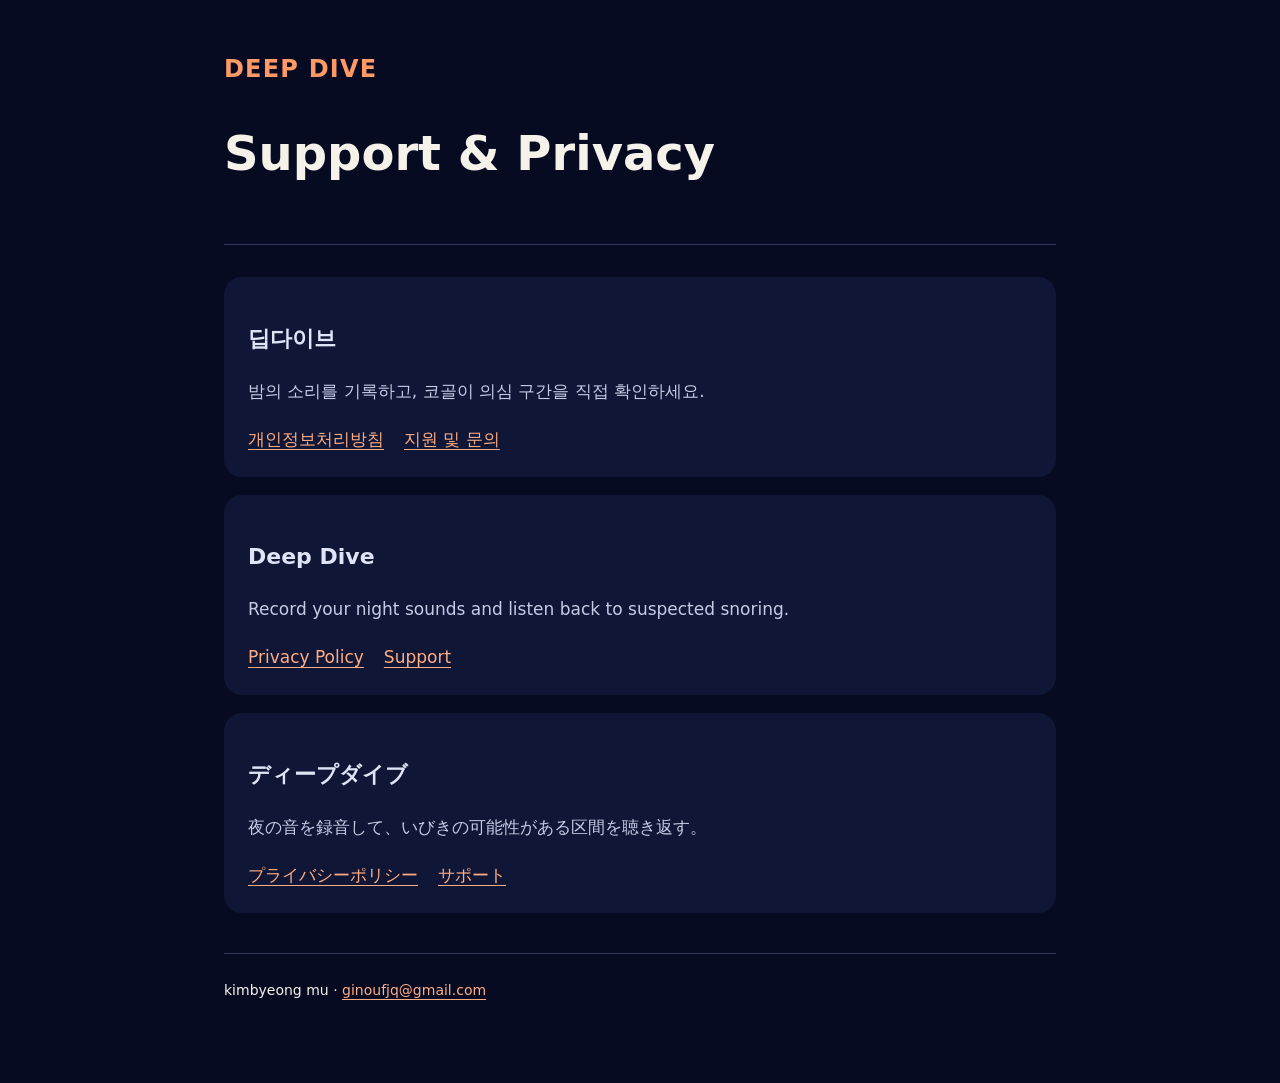
<file: deepdive/index.html>
<!doctype html><html lang="en"><head><meta charset="utf-8"><meta name="viewport" content="width=device-width,initial-scale=1"><title>Deep Dive · Support & Privacy</title><link rel="stylesheet" href="style.css"></head><body><main><header><span class="brand">DEEP DIVE</span><h1>Support & Privacy</h1></header><section><h2>딥다이브</h2><p>밤의 소리를 기록하고, 코골이 의심 구간을 직접 확인하세요.</p><nav><a href="ko/privacy.html">개인정보처리방침</a><a href="ko/support.html">지원 및 문의</a></nav></section><section><h2>Deep Dive</h2><p>Record your night sounds and listen back to suspected snoring.</p><nav><a href="en/privacy.html">Privacy Policy</a><a href="en/support.html">Support</a></nav></section><section><h2>ディープダイブ</h2><p>夜の音を録音して、いびきの可能性がある区間を聴き返す。</p><nav><a href="ja/privacy.html">プライバシーポリシー</a><a href="ja/support.html">サポート</a></nav></section><footer>kimbyeong mu · <a href="mailto:ginoufjq@gmail.com">ginoufjq@gmail.com</a></footer></main></body></html>
</file>
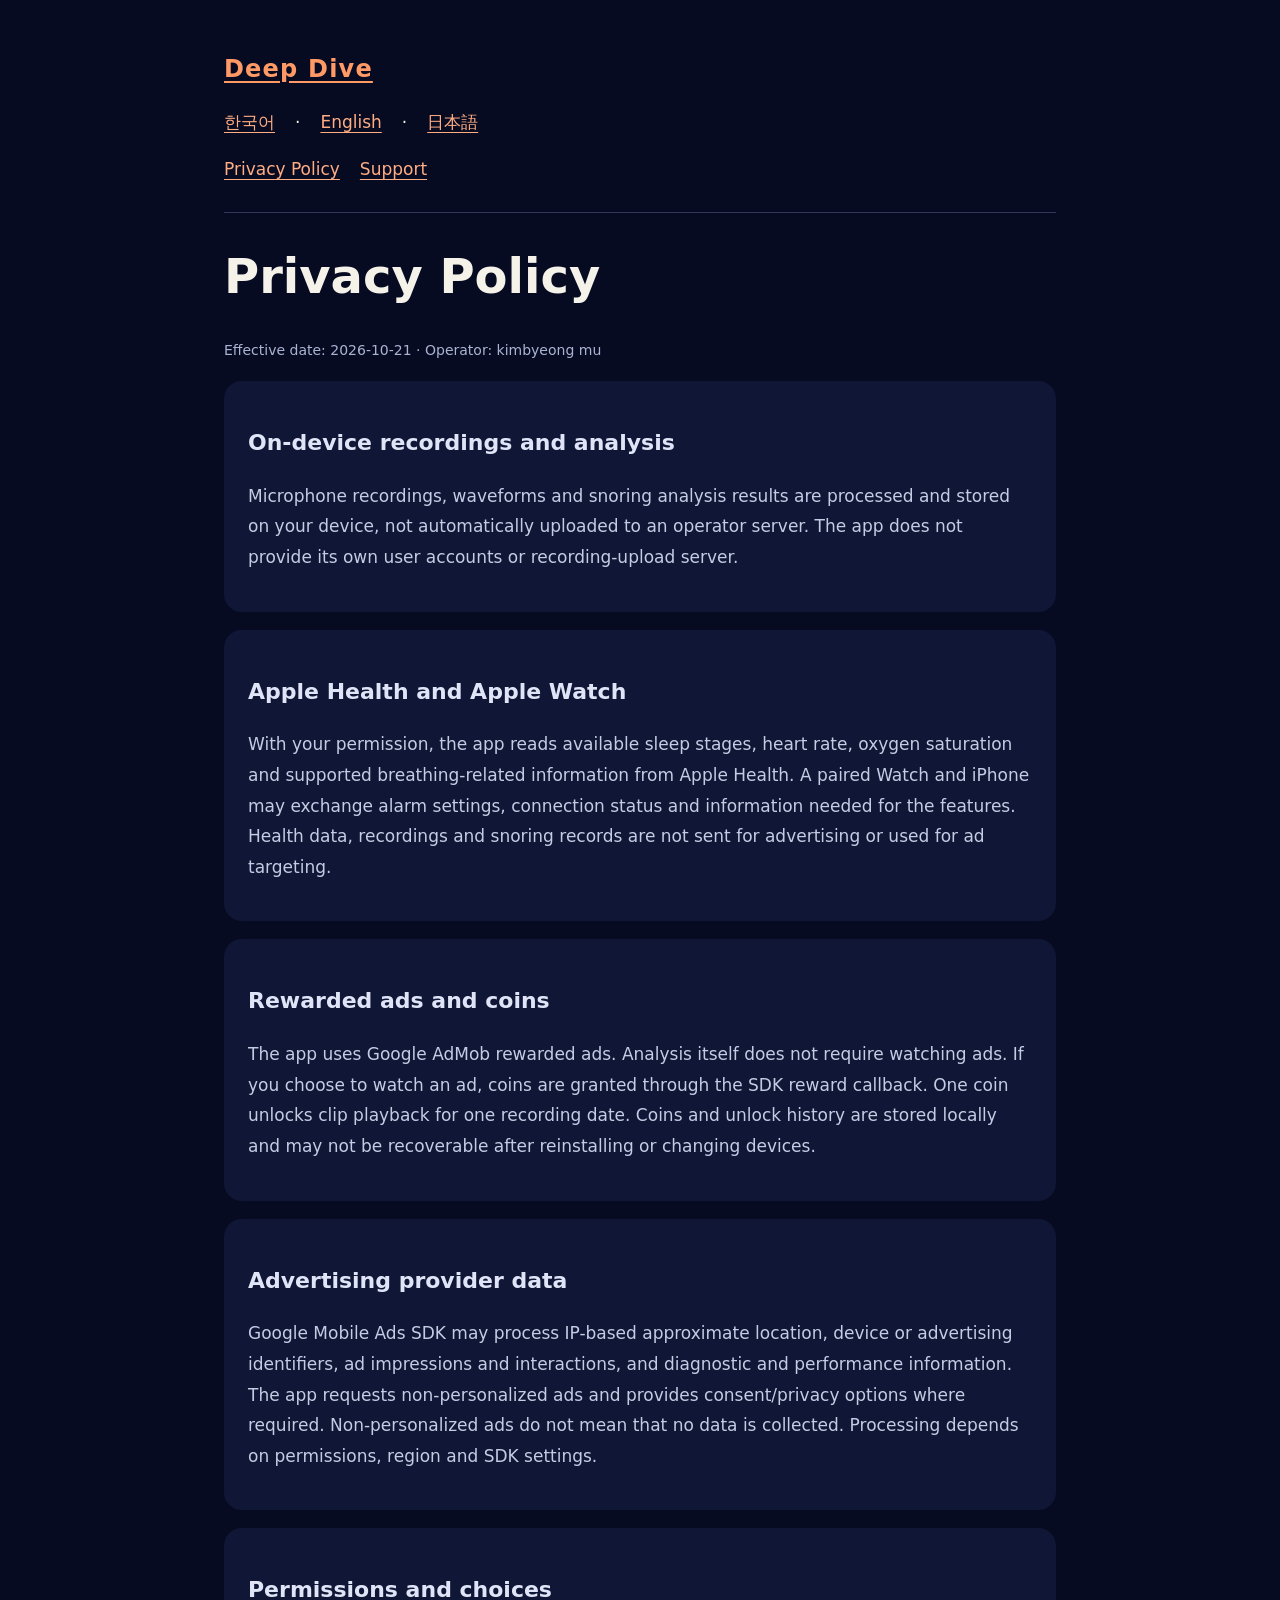
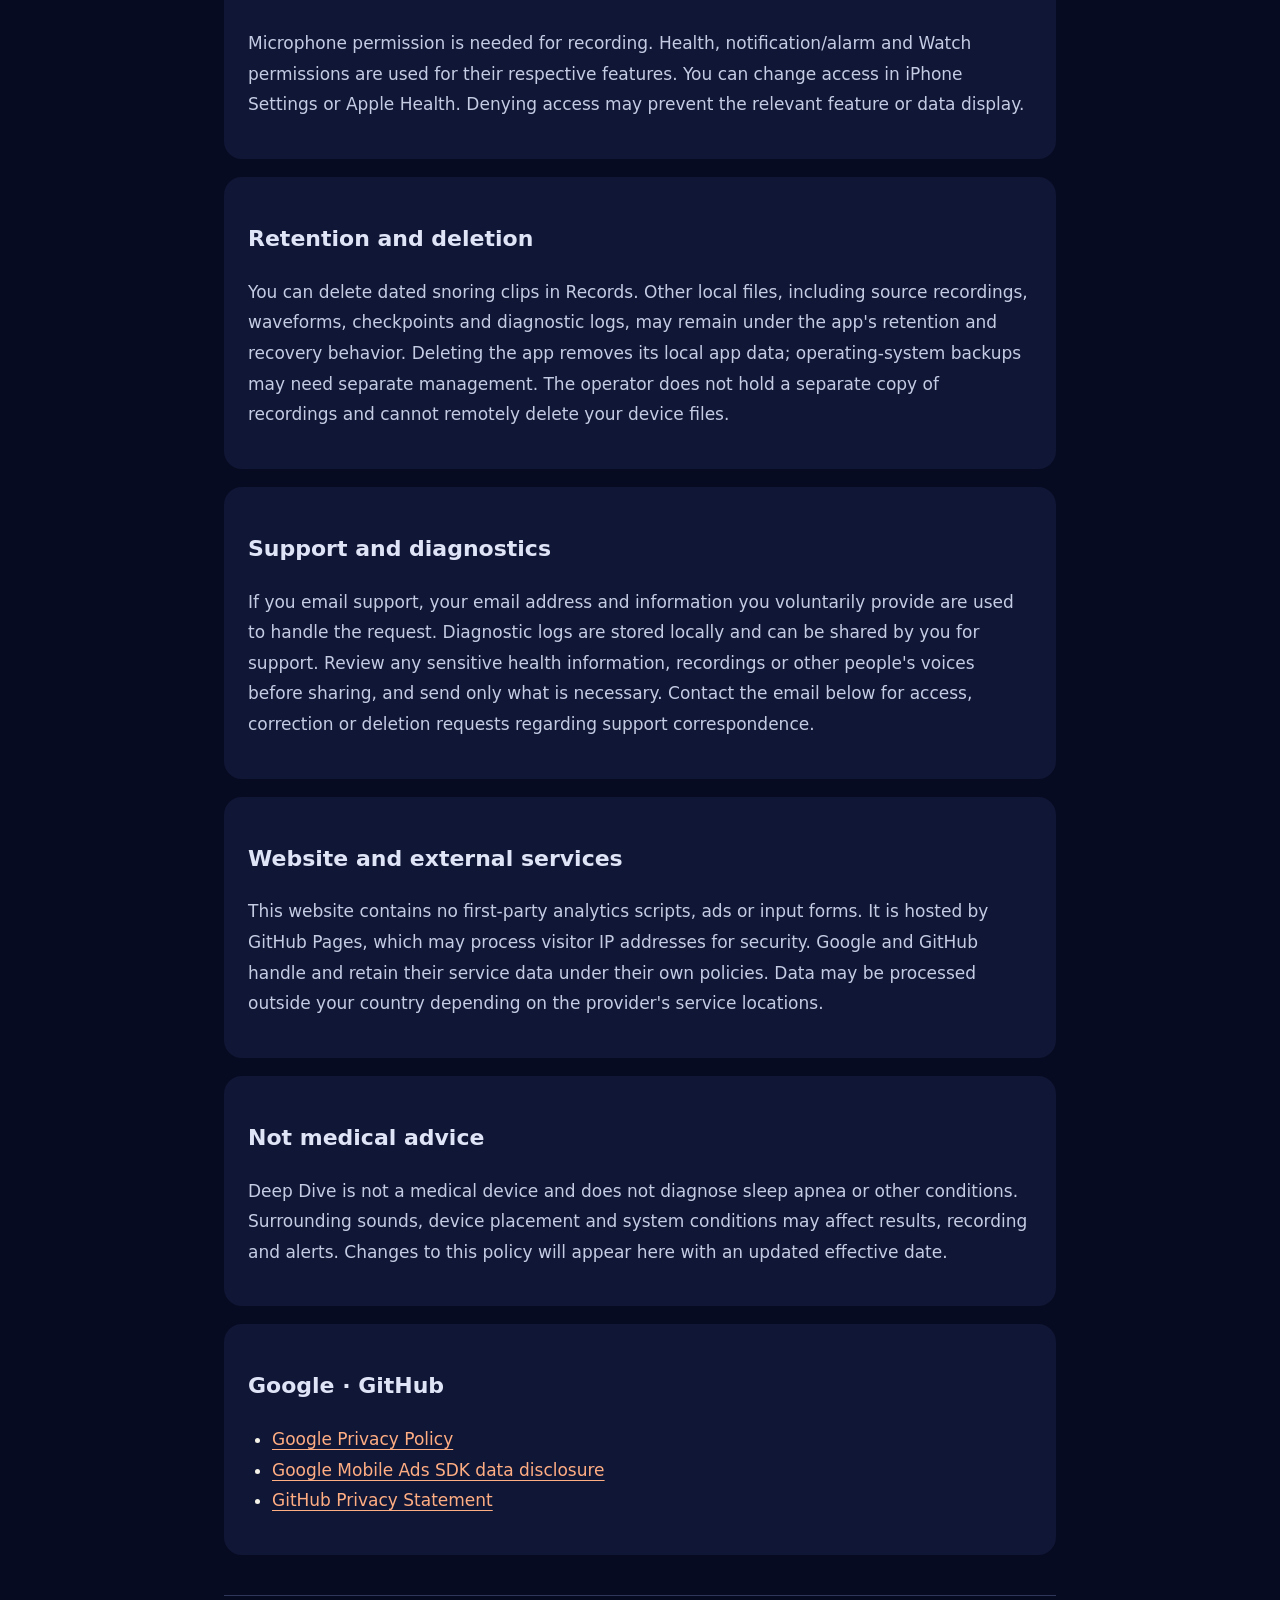
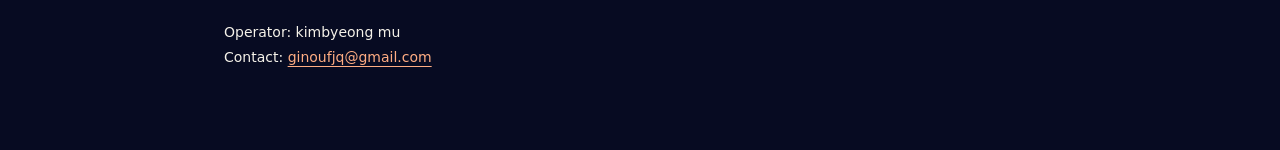
<file: deepdive/en/privacy.html>
<!doctype html>
<html lang="en"><head><meta charset="utf-8"><meta name="viewport" content="width=device-width,initial-scale=1"><meta name="description" content="Record your night sounds and listen back to suspected snoring."><title>Privacy Policy · Deep Dive</title><link rel="stylesheet" href="../style.css"></head><body><main>
<header><a class="brand" href="../index.html">Deep Dive</a><nav aria-label="Language"><a href="../ko/privacy.html" lang="ko">한국어</a> · <a href="../en/privacy.html" lang="en">English</a> · <a href="../ja/privacy.html" lang="ja">日本語</a></nav><nav><a href="privacy.html">Privacy Policy</a><a href="support.html">Support</a></nav></header>
<h1>Privacy Policy</h1><p class="meta">Effective date: 2026-10-21 · Operator: kimbyeong mu</p><section><h2>On-device recordings and analysis</h2><p>Microphone recordings, waveforms and snoring analysis results are processed and stored on your device, not automatically uploaded to an operator server. The app does not provide its own user accounts or recording-upload server.</p></section><section><h2>Apple Health and Apple Watch</h2><p>With your permission, the app reads available sleep stages, heart rate, oxygen saturation and supported breathing-related information from Apple Health. A paired Watch and iPhone may exchange alarm settings, connection status and information needed for the features. Health data, recordings and snoring records are not sent for advertising or used for ad targeting.</p></section><section><h2>Rewarded ads and coins</h2><p>The app uses Google AdMob rewarded ads. Analysis itself does not require watching ads. If you choose to watch an ad, coins are granted through the SDK reward callback. One coin unlocks clip playback for one recording date. Coins and unlock history are stored locally and may not be recoverable after reinstalling or changing devices.</p></section><section><h2>Advertising provider data</h2><p>Google Mobile Ads SDK may process IP-based approximate location, device or advertising identifiers, ad impressions and interactions, and diagnostic and performance information. The app requests non-personalized ads and provides consent/privacy options where required. Non-personalized ads do not mean that no data is collected. Processing depends on permissions, region and SDK settings.</p></section><section><h2>Permissions and choices</h2><p>Microphone permission is needed for recording. Health, notification/alarm and Watch permissions are used for their respective features. You can change access in iPhone Settings or Apple Health. Denying access may prevent the relevant feature or data display.</p></section><section><h2>Retention and deletion</h2><p>You can delete dated snoring clips in Records. Other local files, including source recordings, waveforms, checkpoints and diagnostic logs, may remain under the app&#x27;s retention and recovery behavior. Deleting the app removes its local app data; operating-system backups may need separate management. The operator does not hold a separate copy of recordings and cannot remotely delete your device files.</p></section><section><h2>Support and diagnostics</h2><p>If you email support, your email address and information you voluntarily provide are used to handle the request. Diagnostic logs are stored locally and can be shared by you for support. Review any sensitive health information, recordings or other people&#x27;s voices before sharing, and send only what is necessary. Contact the email below for access, correction or deletion requests regarding support correspondence.</p></section><section><h2>Website and external services</h2><p>This website contains no first-party analytics scripts, ads or input forms. It is hosted by GitHub Pages, which may process visitor IP addresses for security. Google and GitHub handle and retain their service data under their own policies. Data may be processed outside your country depending on the provider&#x27;s service locations.</p></section><section><h2>Not medical advice</h2><p>Deep Dive is not a medical device and does not diagnose sleep apnea or other conditions. Surrounding sounds, device placement and system conditions may affect results, recording and alerts. Changes to this policy will appear here with an updated effective date.</p></section><section><h2>Google · GitHub</h2><ul><li><a href="https://policies.google.com/privacy">Google Privacy Policy</a></li><li><a href="https://developers.google.com/admob/ios/privacy/data-disclosure">Google Mobile Ads SDK data disclosure</a></li><li><a href="https://docs.github.com/en/site-policy/privacy-policies/github-general-privacy-statement">GitHub Privacy Statement</a></li></ul></section>
<footer>Operator: kimbyeong mu<br>Contact: <a href="mailto:ginoufjq@gmail.com">ginoufjq@gmail.com</a></footer></main></body></html>
</file>
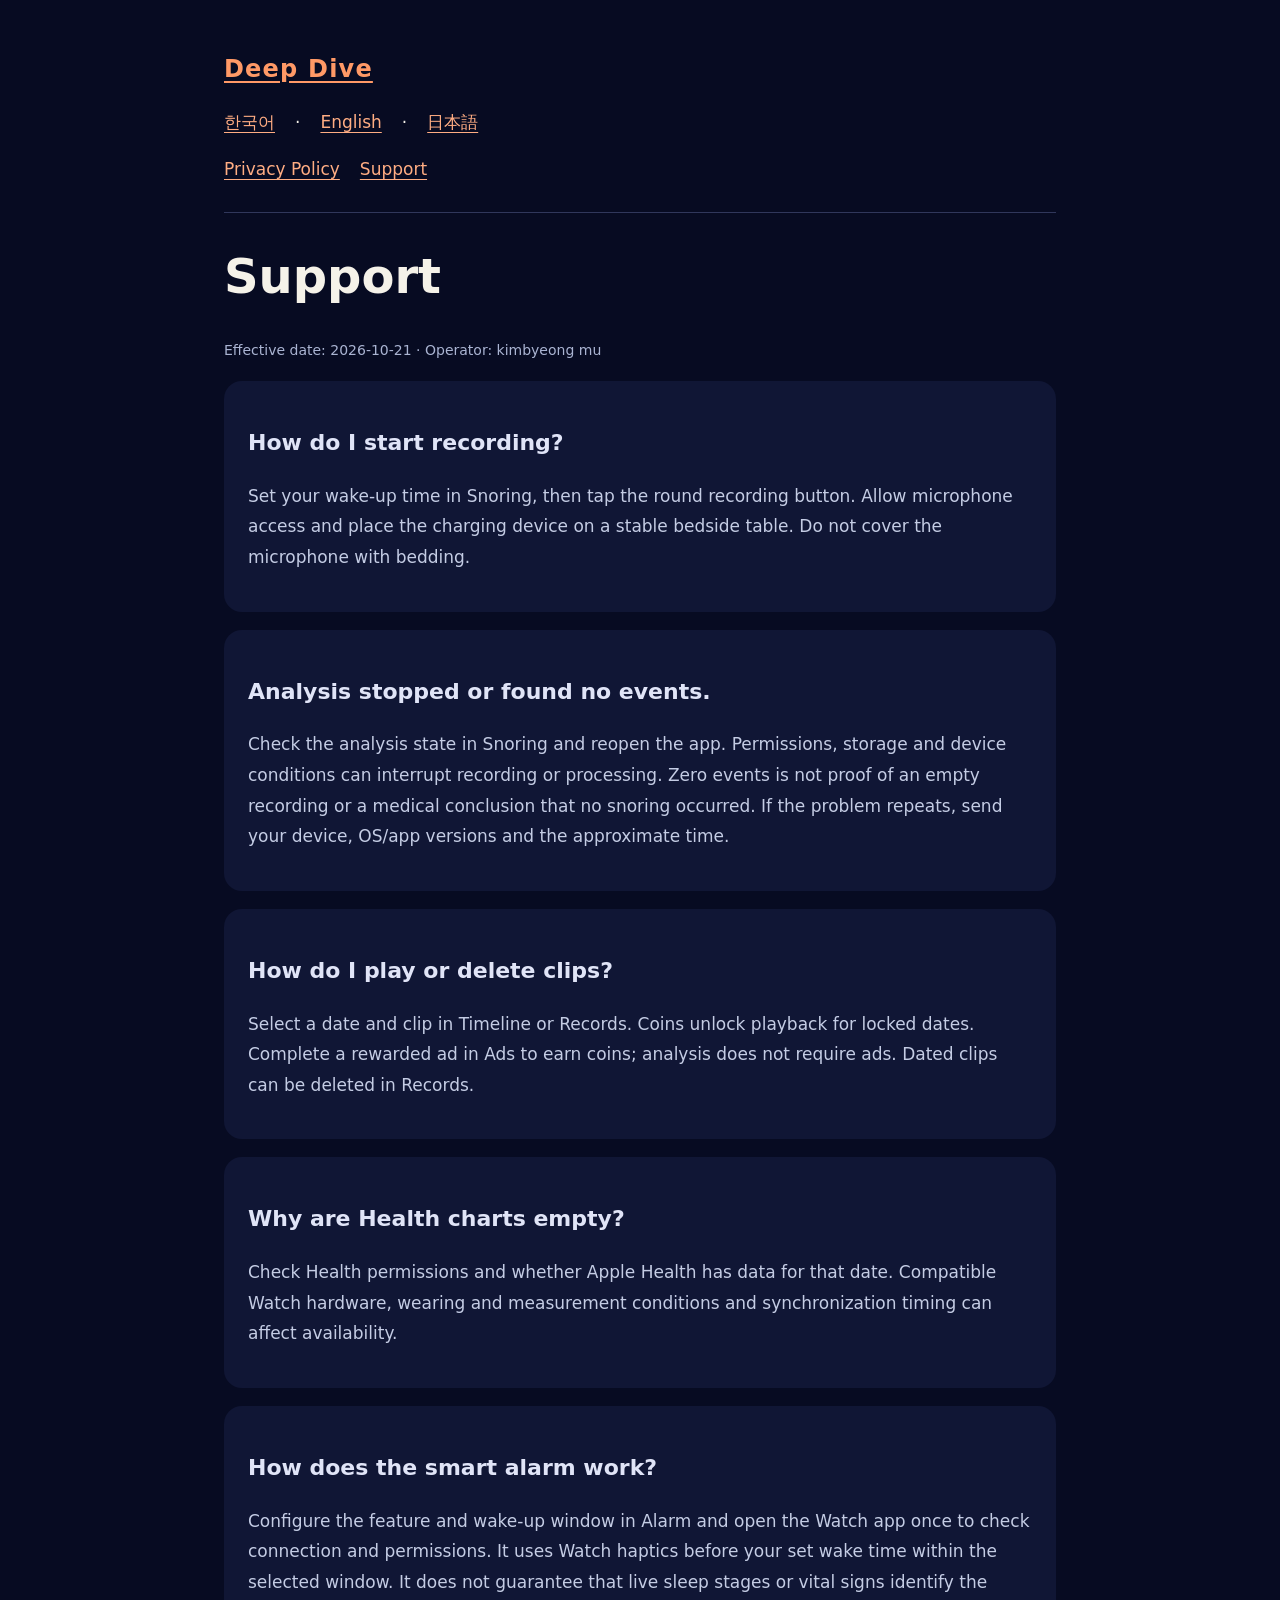
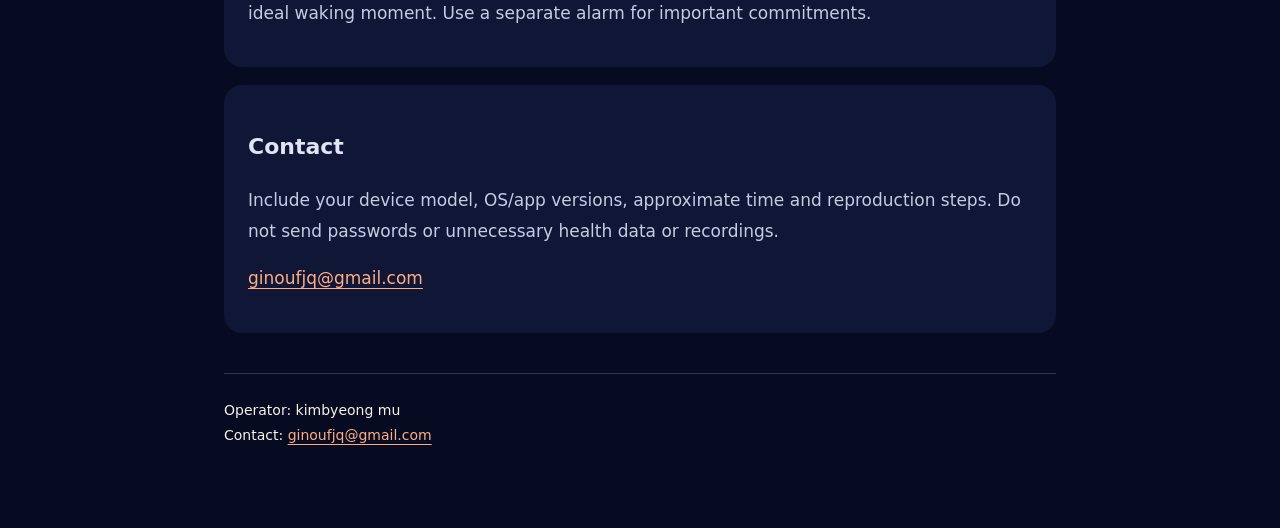
<file: deepdive/en/support.html>
<!doctype html>
<html lang="en"><head><meta charset="utf-8"><meta name="viewport" content="width=device-width,initial-scale=1"><meta name="description" content="Record your night sounds and listen back to suspected snoring."><title>Support · Deep Dive</title><link rel="stylesheet" href="../style.css"></head><body><main>
<header><a class="brand" href="../index.html">Deep Dive</a><nav aria-label="Language"><a href="../ko/support.html" lang="ko">한국어</a> · <a href="../en/support.html" lang="en">English</a> · <a href="../ja/support.html" lang="ja">日本語</a></nav><nav><a href="privacy.html">Privacy Policy</a><a href="support.html">Support</a></nav></header>
<h1>Support</h1><p class="meta">Effective date: 2026-10-21 · Operator: kimbyeong mu</p><section><h2>How do I start recording?</h2><p>Set your wake-up time in Snoring, then tap the round recording button. Allow microphone access and place the charging device on a stable bedside table. Do not cover the microphone with bedding.</p></section><section><h2>Analysis stopped or found no events.</h2><p>Check the analysis state in Snoring and reopen the app. Permissions, storage and device conditions can interrupt recording or processing. Zero events is not proof of an empty recording or a medical conclusion that no snoring occurred. If the problem repeats, send your device, OS/app versions and the approximate time.</p></section><section><h2>How do I play or delete clips?</h2><p>Select a date and clip in Timeline or Records. Coins unlock playback for locked dates. Complete a rewarded ad in Ads to earn coins; analysis does not require ads. Dated clips can be deleted in Records.</p></section><section><h2>Why are Health charts empty?</h2><p>Check Health permissions and whether Apple Health has data for that date. Compatible Watch hardware, wearing and measurement conditions and synchronization timing can affect availability.</p></section><section><h2>How does the smart alarm work?</h2><p>Configure the feature and wake-up window in Alarm and open the Watch app once to check connection and permissions. It uses Watch haptics before your set wake time within the selected window. It does not guarantee that live sleep stages or vital signs identify the ideal waking moment. Use a separate alarm for important commitments.</p></section><section><h2>Contact</h2><p>Include your device model, OS/app versions, approximate time and reproduction steps. Do not send passwords or unnecessary health data or recordings.</p><p><a href="mailto:ginoufjq@gmail.com">ginoufjq@gmail.com</a></p></section>
<footer>Operator: kimbyeong mu<br>Contact: <a href="mailto:ginoufjq@gmail.com">ginoufjq@gmail.com</a></footer></main></body></html>
</file>
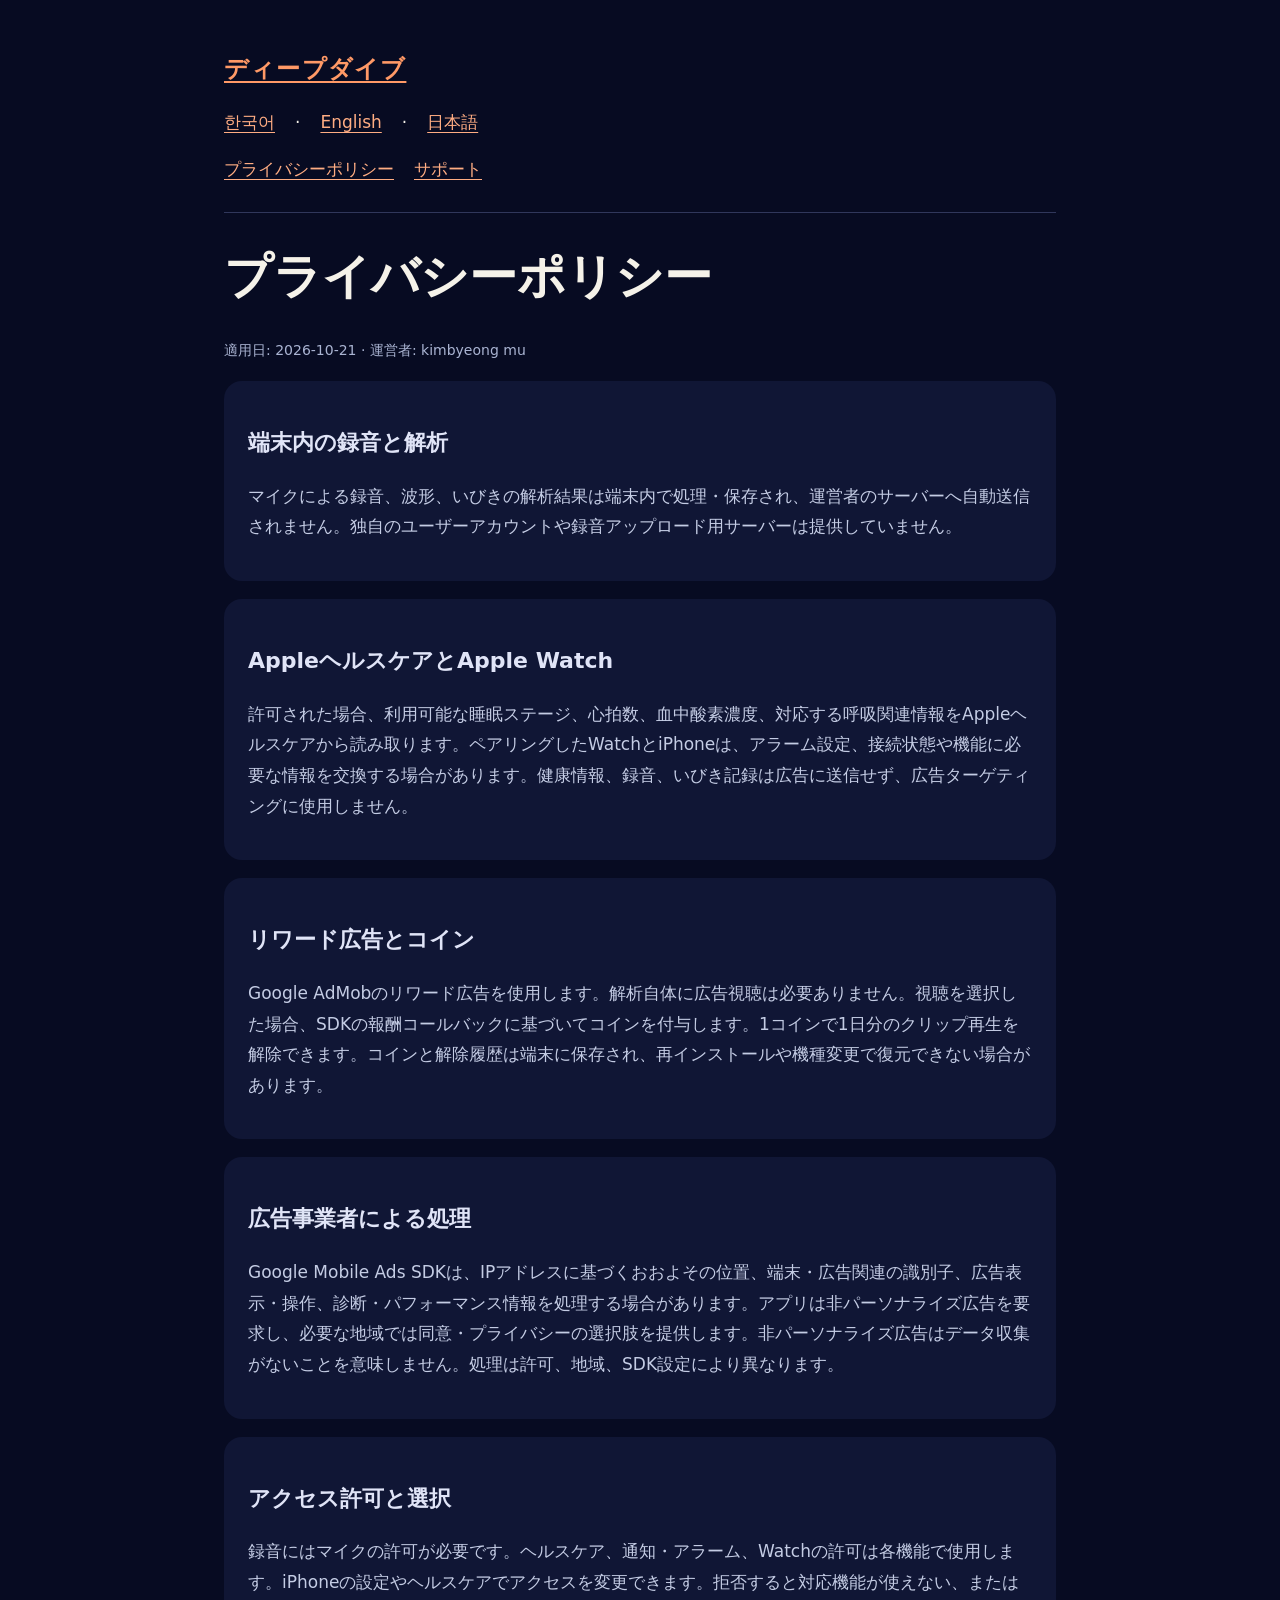
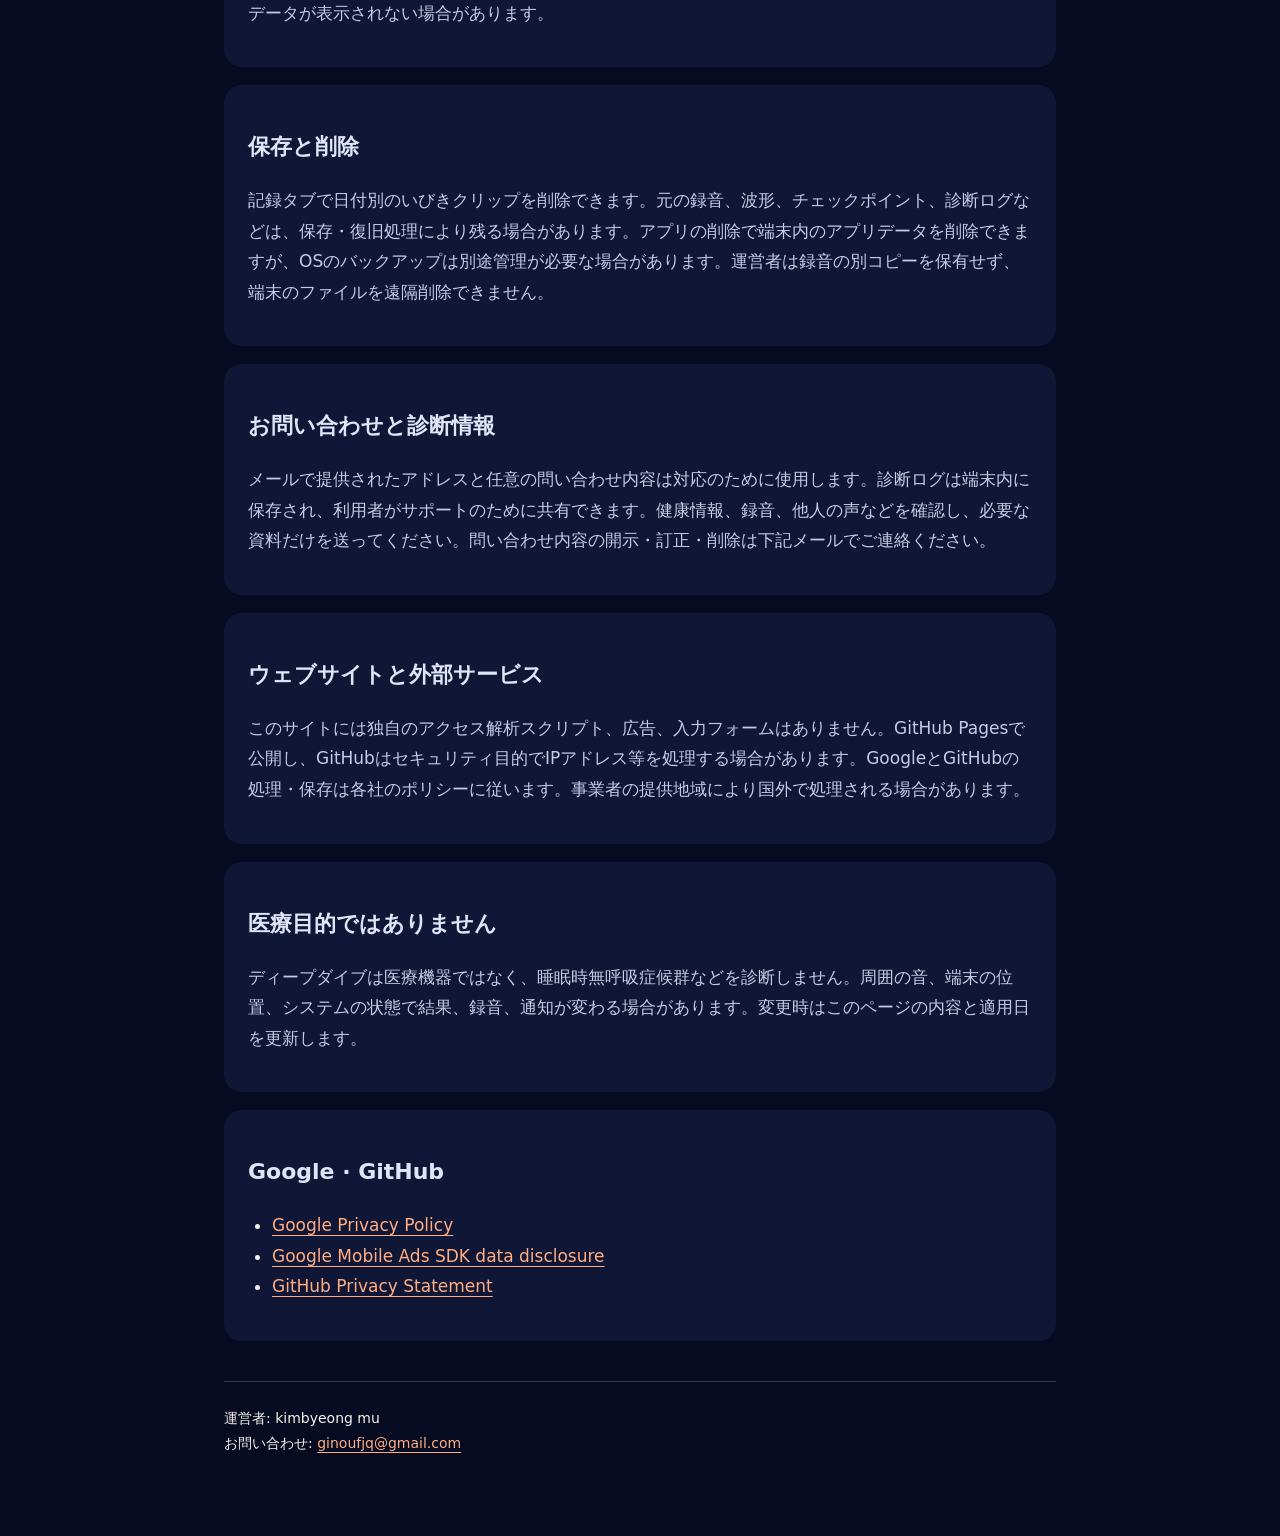
<file: deepdive/ja/privacy.html>
<!doctype html>
<html lang="ja"><head><meta charset="utf-8"><meta name="viewport" content="width=device-width,initial-scale=1"><meta name="description" content="夜の音を録音して、いびきの可能性がある区間を聴き返す。"><title>プライバシーポリシー · ディープダイブ</title><link rel="stylesheet" href="../style.css"></head><body><main>
<header><a class="brand" href="../index.html">ディープダイブ</a><nav aria-label="Language"><a href="../ko/privacy.html" lang="ko">한국어</a> · <a href="../en/privacy.html" lang="en">English</a> · <a href="../ja/privacy.html" lang="ja">日本語</a></nav><nav><a href="privacy.html">プライバシーポリシー</a><a href="support.html">サポート</a></nav></header>
<h1>プライバシーポリシー</h1><p class="meta">適用日: 2026-10-21 · 運営者: kimbyeong mu</p><section><h2>端末内の録音と解析</h2><p>マイクによる録音、波形、いびきの解析結果は端末内で処理・保存され、運営者のサーバーへ自動送信されません。独自のユーザーアカウントや録音アップロード用サーバーは提供していません。</p></section><section><h2>AppleヘルスケアとApple Watch</h2><p>許可された場合、利用可能な睡眠ステージ、心拍数、血中酸素濃度、対応する呼吸関連情報をAppleヘルスケアから読み取ります。ペアリングしたWatchとiPhoneは、アラーム設定、接続状態や機能に必要な情報を交換する場合があります。健康情報、録音、いびき記録は広告に送信せず、広告ターゲティングに使用しません。</p></section><section><h2>リワード広告とコイン</h2><p>Google AdMobのリワード広告を使用します。解析自体に広告視聴は必要ありません。視聴を選択した場合、SDKの報酬コールバックに基づいてコインを付与します。1コインで1日分のクリップ再生を解除できます。コインと解除履歴は端末に保存され、再インストールや機種変更で復元できない場合があります。</p></section><section><h2>広告事業者による処理</h2><p>Google Mobile Ads SDKは、IPアドレスに基づくおおよその位置、端末・広告関連の識別子、広告表示・操作、診断・パフォーマンス情報を処理する場合があります。アプリは非パーソナライズ広告を要求し、必要な地域では同意・プライバシーの選択肢を提供します。非パーソナライズ広告はデータ収集がないことを意味しません。処理は許可、地域、SDK設定により異なります。</p></section><section><h2>アクセス許可と選択</h2><p>録音にはマイクの許可が必要です。ヘルスケア、通知・アラーム、Watchの許可は各機能で使用します。iPhoneの設定やヘルスケアでアクセスを変更できます。拒否すると対応機能が使えない、またはデータが表示されない場合があります。</p></section><section><h2>保存と削除</h2><p>記録タブで日付別のいびきクリップを削除できます。元の録音、波形、チェックポイント、診断ログなどは、保存・復旧処理により残る場合があります。アプリの削除で端末内のアプリデータを削除できますが、OSのバックアップは別途管理が必要な場合があります。運営者は録音の別コピーを保有せず、端末のファイルを遠隔削除できません。</p></section><section><h2>お問い合わせと診断情報</h2><p>メールで提供されたアドレスと任意の問い合わせ内容は対応のために使用します。診断ログは端末内に保存され、利用者がサポートのために共有できます。健康情報、録音、他人の声などを確認し、必要な資料だけを送ってください。問い合わせ内容の開示・訂正・削除は下記メールでご連絡ください。</p></section><section><h2>ウェブサイトと外部サービス</h2><p>このサイトには独自のアクセス解析スクリプト、広告、入力フォームはありません。GitHub Pagesで公開し、GitHubはセキュリティ目的でIPアドレス等を処理する場合があります。GoogleとGitHubの処理・保存は各社のポリシーに従います。事業者の提供地域により国外で処理される場合があります。</p></section><section><h2>医療目的ではありません</h2><p>ディープダイブは医療機器ではなく、睡眠時無呼吸症候群などを診断しません。周囲の音、端末の位置、システムの状態で結果、録音、通知が変わる場合があります。変更時はこのページの内容と適用日を更新します。</p></section><section><h2>Google · GitHub</h2><ul><li><a href="https://policies.google.com/privacy">Google Privacy Policy</a></li><li><a href="https://developers.google.com/admob/ios/privacy/data-disclosure">Google Mobile Ads SDK data disclosure</a></li><li><a href="https://docs.github.com/en/site-policy/privacy-policies/github-general-privacy-statement">GitHub Privacy Statement</a></li></ul></section>
<footer>運営者: kimbyeong mu<br>お問い合わせ: <a href="mailto:ginoufjq@gmail.com">ginoufjq@gmail.com</a></footer></main></body></html>
</file>
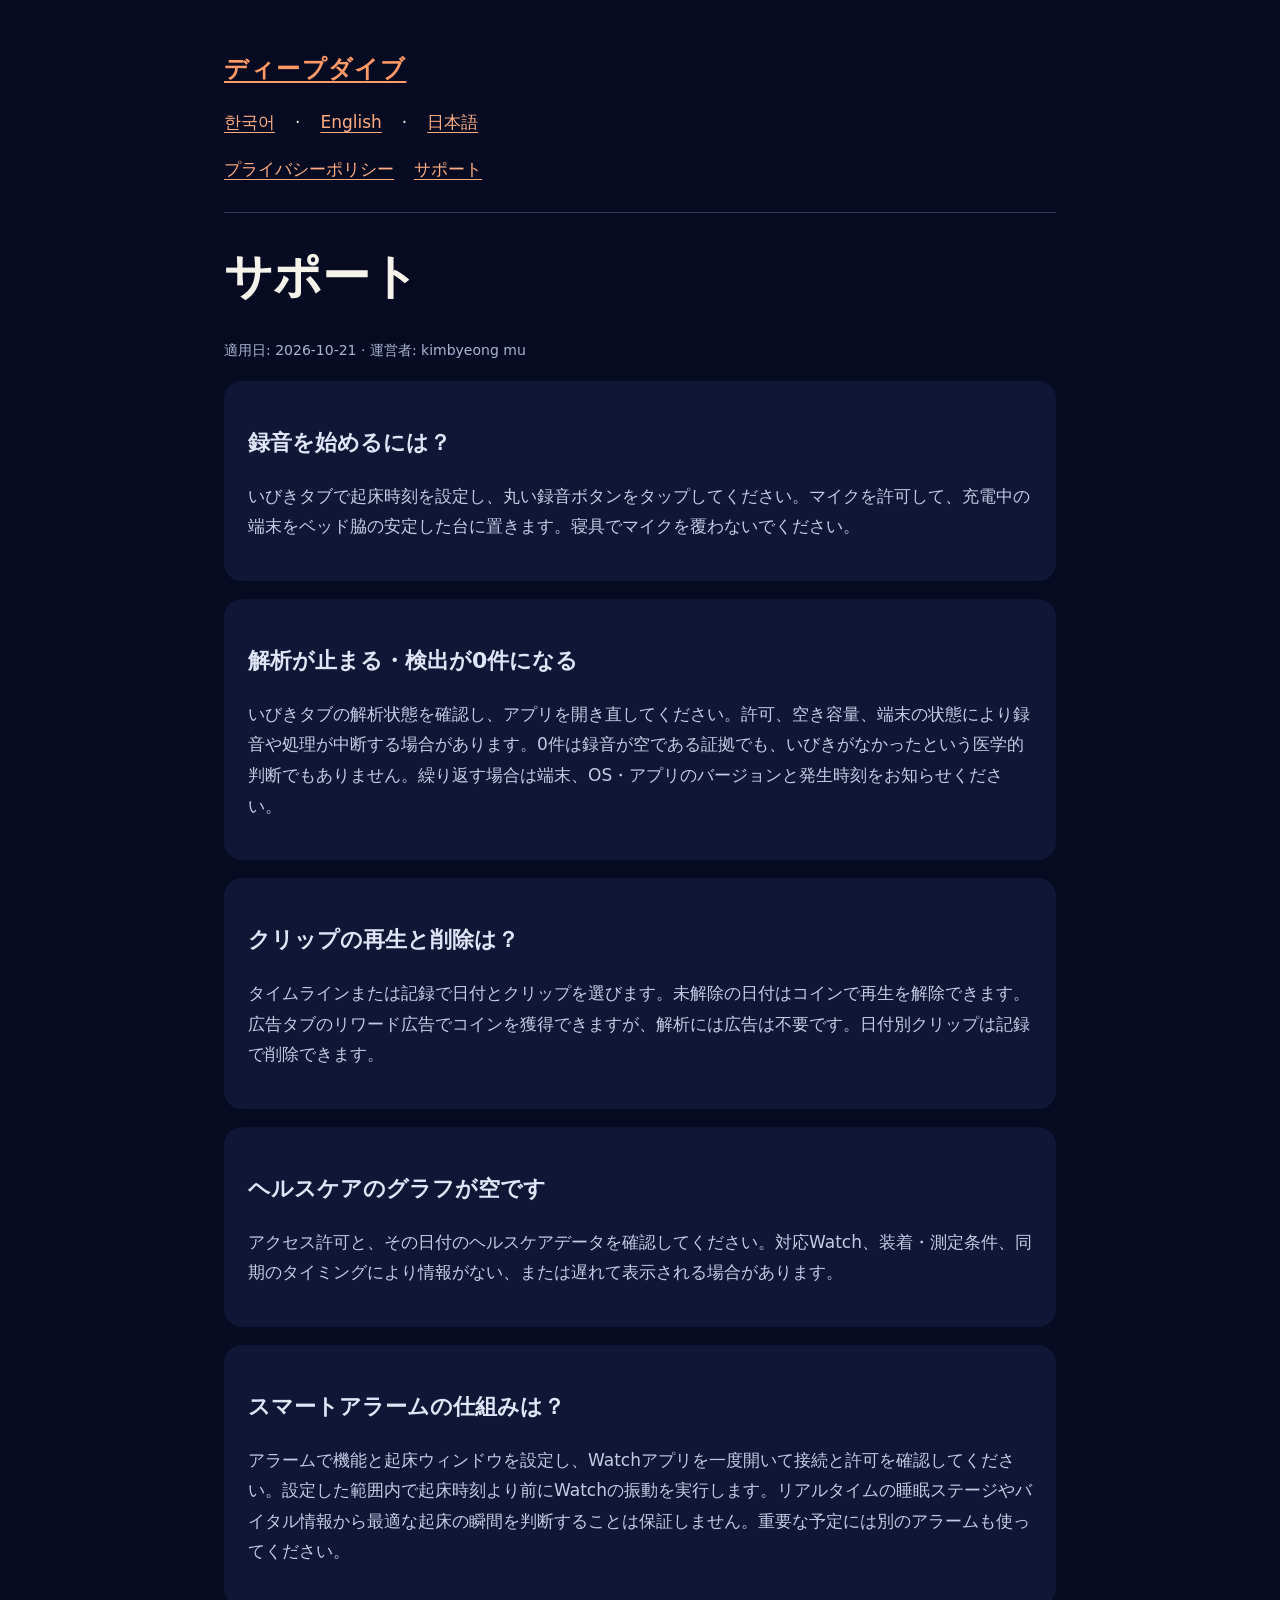
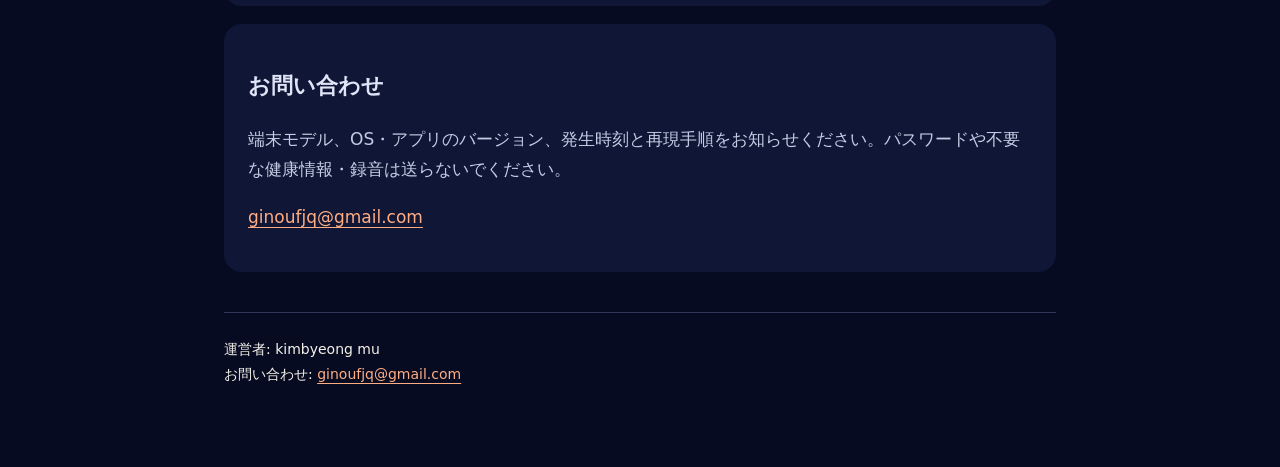
<file: deepdive/ja/support.html>
<!doctype html>
<html lang="ja"><head><meta charset="utf-8"><meta name="viewport" content="width=device-width,initial-scale=1"><meta name="description" content="夜の音を録音して、いびきの可能性がある区間を聴き返す。"><title>サポート · ディープダイブ</title><link rel="stylesheet" href="../style.css"></head><body><main>
<header><a class="brand" href="../index.html">ディープダイブ</a><nav aria-label="Language"><a href="../ko/support.html" lang="ko">한국어</a> · <a href="../en/support.html" lang="en">English</a> · <a href="../ja/support.html" lang="ja">日本語</a></nav><nav><a href="privacy.html">プライバシーポリシー</a><a href="support.html">サポート</a></nav></header>
<h1>サポート</h1><p class="meta">適用日: 2026-10-21 · 運営者: kimbyeong mu</p><section><h2>録音を始めるには？</h2><p>いびきタブで起床時刻を設定し、丸い録音ボタンをタップしてください。マイクを許可して、充電中の端末をベッド脇の安定した台に置きます。寝具でマイクを覆わないでください。</p></section><section><h2>解析が止まる・検出が0件になる</h2><p>いびきタブの解析状態を確認し、アプリを開き直してください。許可、空き容量、端末の状態により録音や処理が中断する場合があります。0件は録音が空である証拠でも、いびきがなかったという医学的判断でもありません。繰り返す場合は端末、OS・アプリのバージョンと発生時刻をお知らせください。</p></section><section><h2>クリップの再生と削除は？</h2><p>タイムラインまたは記録で日付とクリップを選びます。未解除の日付はコインで再生を解除できます。広告タブのリワード広告でコインを獲得できますが、解析には広告は不要です。日付別クリップは記録で削除できます。</p></section><section><h2>ヘルスケアのグラフが空です</h2><p>アクセス許可と、その日付のヘルスケアデータを確認してください。対応Watch、装着・測定条件、同期のタイミングにより情報がない、または遅れて表示される場合があります。</p></section><section><h2>スマートアラームの仕組みは？</h2><p>アラームで機能と起床ウィンドウを設定し、Watchアプリを一度開いて接続と許可を確認してください。設定した範囲内で起床時刻より前にWatchの振動を実行します。リアルタイムの睡眠ステージやバイタル情報から最適な起床の瞬間を判断することは保証しません。重要な予定には別のアラームも使ってください。</p></section><section><h2>お問い合わせ</h2><p>端末モデル、OS・アプリのバージョン、発生時刻と再現手順をお知らせください。パスワードや不要な健康情報・録音は送らないでください。</p><p><a href="mailto:ginoufjq@gmail.com">ginoufjq@gmail.com</a></p></section>
<footer>運営者: kimbyeong mu<br>お問い合わせ: <a href="mailto:ginoufjq@gmail.com">ginoufjq@gmail.com</a></footer></main></body></html>
</file>
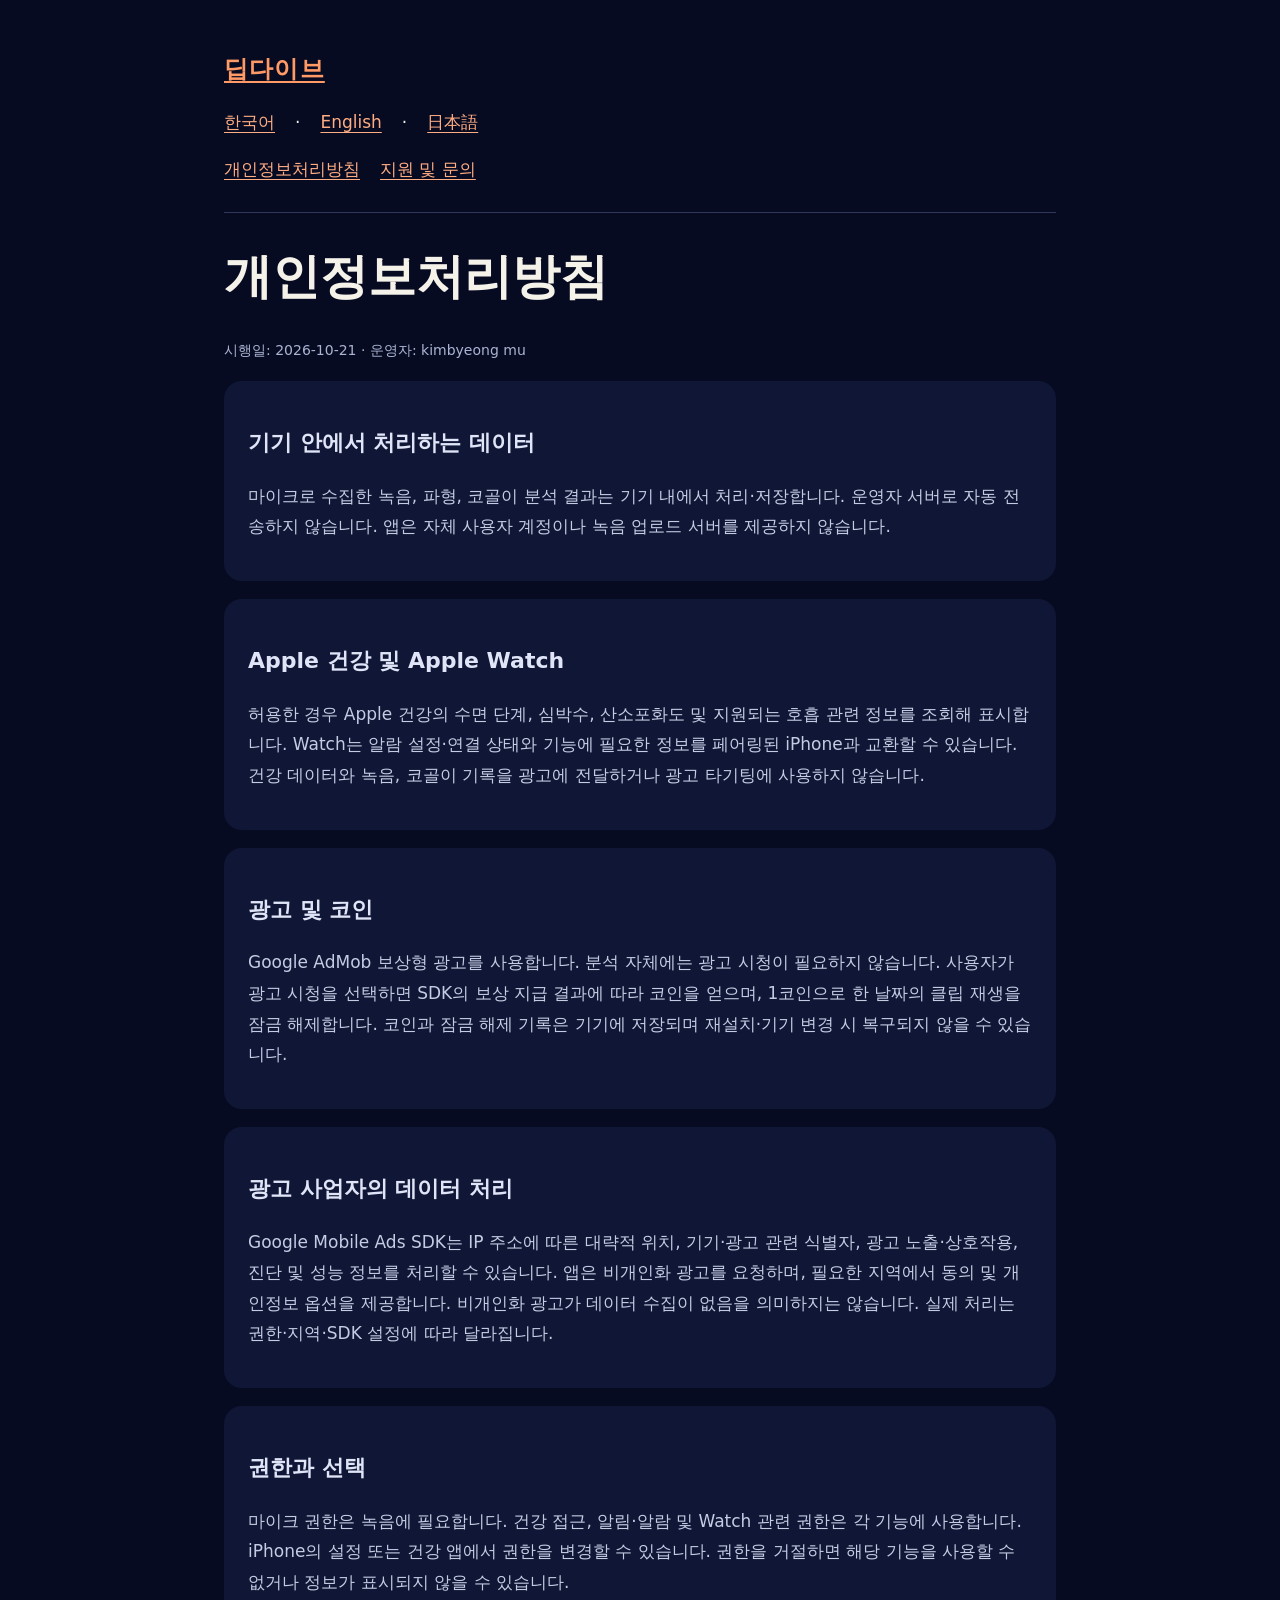
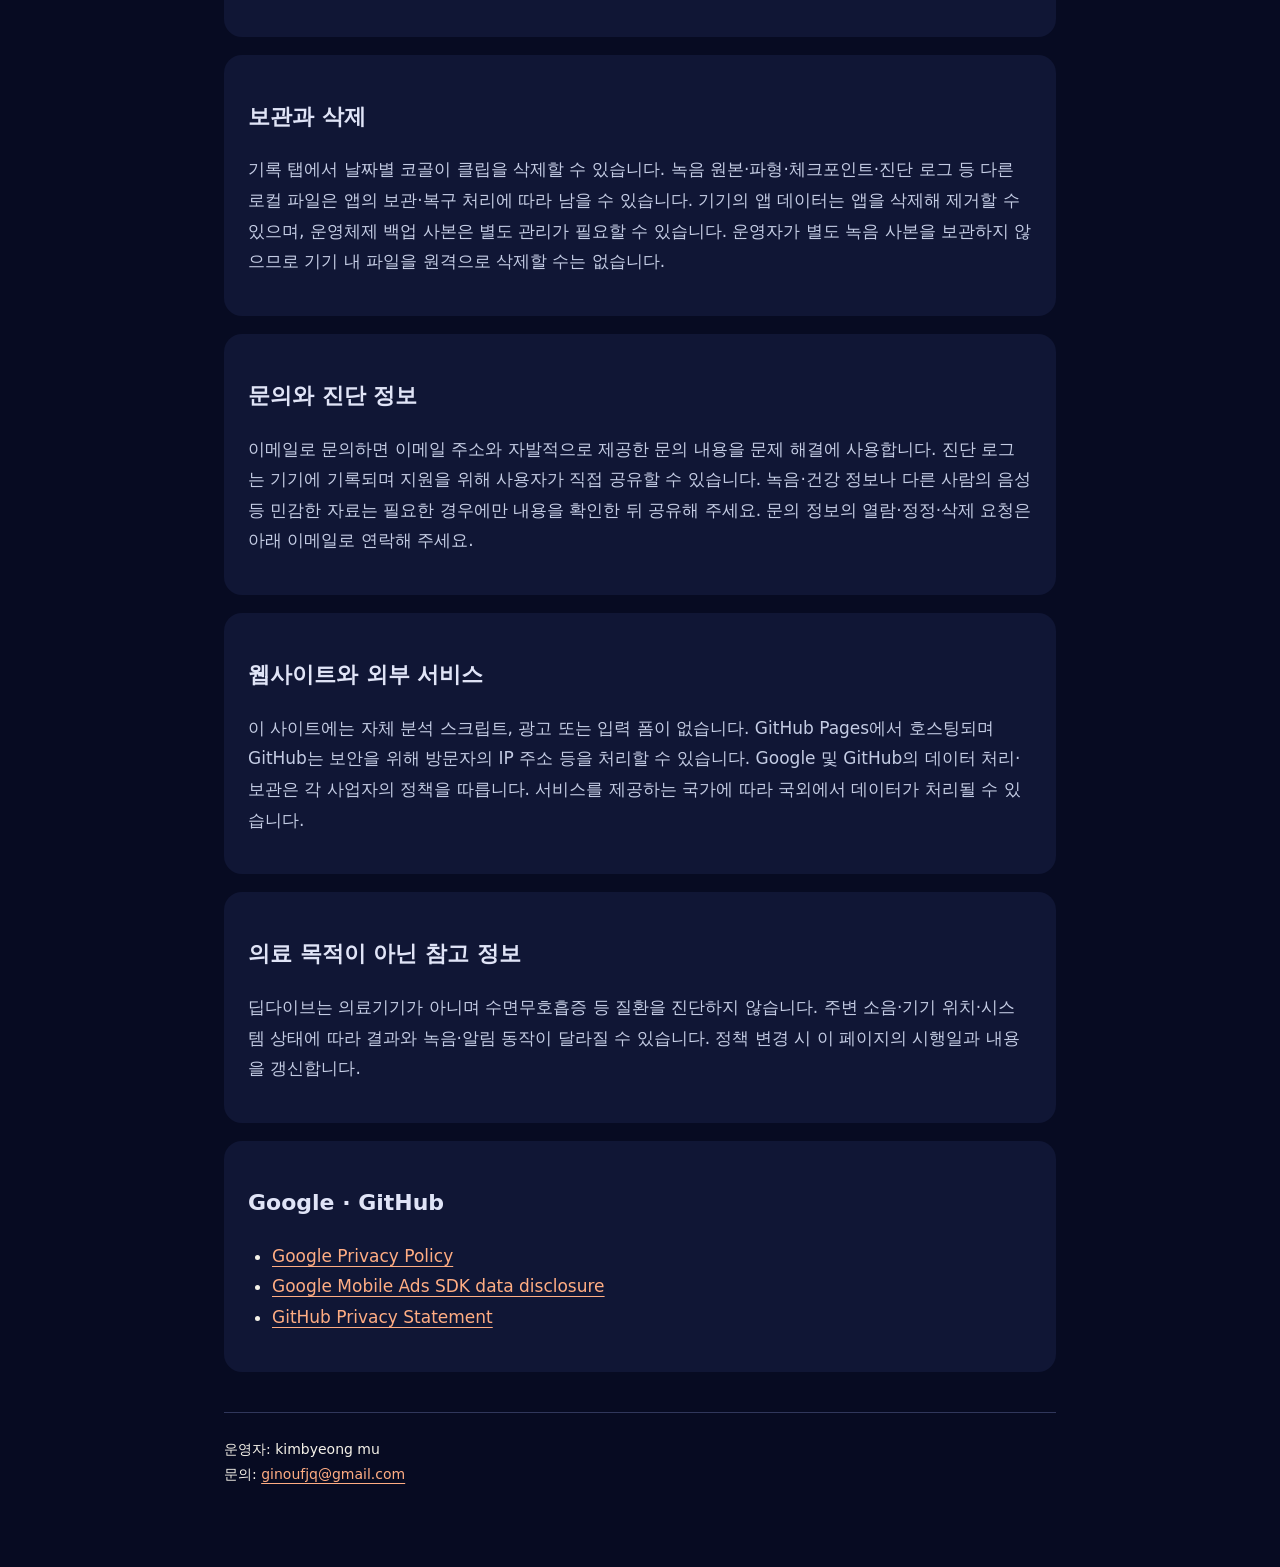
<file: deepdive/ko/privacy.html>
<!doctype html>
<html lang="ko"><head><meta charset="utf-8"><meta name="viewport" content="width=device-width,initial-scale=1"><meta name="description" content="밤의 소리를 기록하고, 코골이 의심 구간을 직접 확인하세요."><title>개인정보처리방침 · 딥다이브</title><link rel="stylesheet" href="../style.css"></head><body><main>
<header><a class="brand" href="../index.html">딥다이브</a><nav aria-label="Language"><a href="../ko/privacy.html" lang="ko">한국어</a> · <a href="../en/privacy.html" lang="en">English</a> · <a href="../ja/privacy.html" lang="ja">日本語</a></nav><nav><a href="privacy.html">개인정보처리방침</a><a href="support.html">지원 및 문의</a></nav></header>
<h1>개인정보처리방침</h1><p class="meta">시행일: 2026-10-21 · 운영자: kimbyeong mu</p><section><h2>기기 안에서 처리하는 데이터</h2><p>마이크로 수집한 녹음, 파형, 코골이 분석 결과는 기기 내에서 처리·저장합니다. 운영자 서버로 자동 전송하지 않습니다. 앱은 자체 사용자 계정이나 녹음 업로드 서버를 제공하지 않습니다.</p></section><section><h2>Apple 건강 및 Apple Watch</h2><p>허용한 경우 Apple 건강의 수면 단계, 심박수, 산소포화도 및 지원되는 호흡 관련 정보를 조회해 표시합니다. Watch는 알람 설정·연결 상태와 기능에 필요한 정보를 페어링된 iPhone과 교환할 수 있습니다. 건강 데이터와 녹음, 코골이 기록을 광고에 전달하거나 광고 타기팅에 사용하지 않습니다.</p></section><section><h2>광고 및 코인</h2><p>Google AdMob 보상형 광고를 사용합니다. 분석 자체에는 광고 시청이 필요하지 않습니다. 사용자가 광고 시청을 선택하면 SDK의 보상 지급 결과에 따라 코인을 얻으며, 1코인으로 한 날짜의 클립 재생을 잠금 해제합니다. 코인과 잠금 해제 기록은 기기에 저장되며 재설치·기기 변경 시 복구되지 않을 수 있습니다.</p></section><section><h2>광고 사업자의 데이터 처리</h2><p>Google Mobile Ads SDK는 IP 주소에 따른 대략적 위치, 기기·광고 관련 식별자, 광고 노출·상호작용, 진단 및 성능 정보를 처리할 수 있습니다. 앱은 비개인화 광고를 요청하며, 필요한 지역에서 동의 및 개인정보 옵션을 제공합니다. 비개인화 광고가 데이터 수집이 없음을 의미하지는 않습니다. 실제 처리는 권한·지역·SDK 설정에 따라 달라집니다.</p></section><section><h2>권한과 선택</h2><p>마이크 권한은 녹음에 필요합니다. 건강 접근, 알림·알람 및 Watch 관련 권한은 각 기능에 사용합니다. iPhone의 설정 또는 건강 앱에서 권한을 변경할 수 있습니다. 권한을 거절하면 해당 기능을 사용할 수 없거나 정보가 표시되지 않을 수 있습니다.</p></section><section><h2>보관과 삭제</h2><p>기록 탭에서 날짜별 코골이 클립을 삭제할 수 있습니다. 녹음 원본·파형·체크포인트·진단 로그 등 다른 로컬 파일은 앱의 보관·복구 처리에 따라 남을 수 있습니다. 기기의 앱 데이터는 앱을 삭제해 제거할 수 있으며, 운영체제 백업 사본은 별도 관리가 필요할 수 있습니다. 운영자가 별도 녹음 사본을 보관하지 않으므로 기기 내 파일을 원격으로 삭제할 수는 없습니다.</p></section><section><h2>문의와 진단 정보</h2><p>이메일로 문의하면 이메일 주소와 자발적으로 제공한 문의 내용을 문제 해결에 사용합니다. 진단 로그는 기기에 기록되며 지원을 위해 사용자가 직접 공유할 수 있습니다. 녹음·건강 정보나 다른 사람의 음성 등 민감한 자료는 필요한 경우에만 내용을 확인한 뒤 공유해 주세요. 문의 정보의 열람·정정·삭제 요청은 아래 이메일로 연락해 주세요.</p></section><section><h2>웹사이트와 외부 서비스</h2><p>이 사이트에는 자체 분석 스크립트, 광고 또는 입력 폼이 없습니다. GitHub Pages에서 호스팅되며 GitHub는 보안을 위해 방문자의 IP 주소 등을 처리할 수 있습니다. Google 및 GitHub의 데이터 처리·보관은 각 사업자의 정책을 따릅니다. 서비스를 제공하는 국가에 따라 국외에서 데이터가 처리될 수 있습니다.</p></section><section><h2>의료 목적이 아닌 참고 정보</h2><p>딥다이브는 의료기기가 아니며 수면무호흡증 등 질환을 진단하지 않습니다. 주변 소음·기기 위치·시스템 상태에 따라 결과와 녹음·알림 동작이 달라질 수 있습니다. 정책 변경 시 이 페이지의 시행일과 내용을 갱신합니다.</p></section><section><h2>Google · GitHub</h2><ul><li><a href="https://policies.google.com/privacy">Google Privacy Policy</a></li><li><a href="https://developers.google.com/admob/ios/privacy/data-disclosure">Google Mobile Ads SDK data disclosure</a></li><li><a href="https://docs.github.com/en/site-policy/privacy-policies/github-general-privacy-statement">GitHub Privacy Statement</a></li></ul></section>
<footer>운영자: kimbyeong mu<br>문의: <a href="mailto:ginoufjq@gmail.com">ginoufjq@gmail.com</a></footer></main></body></html>
</file>
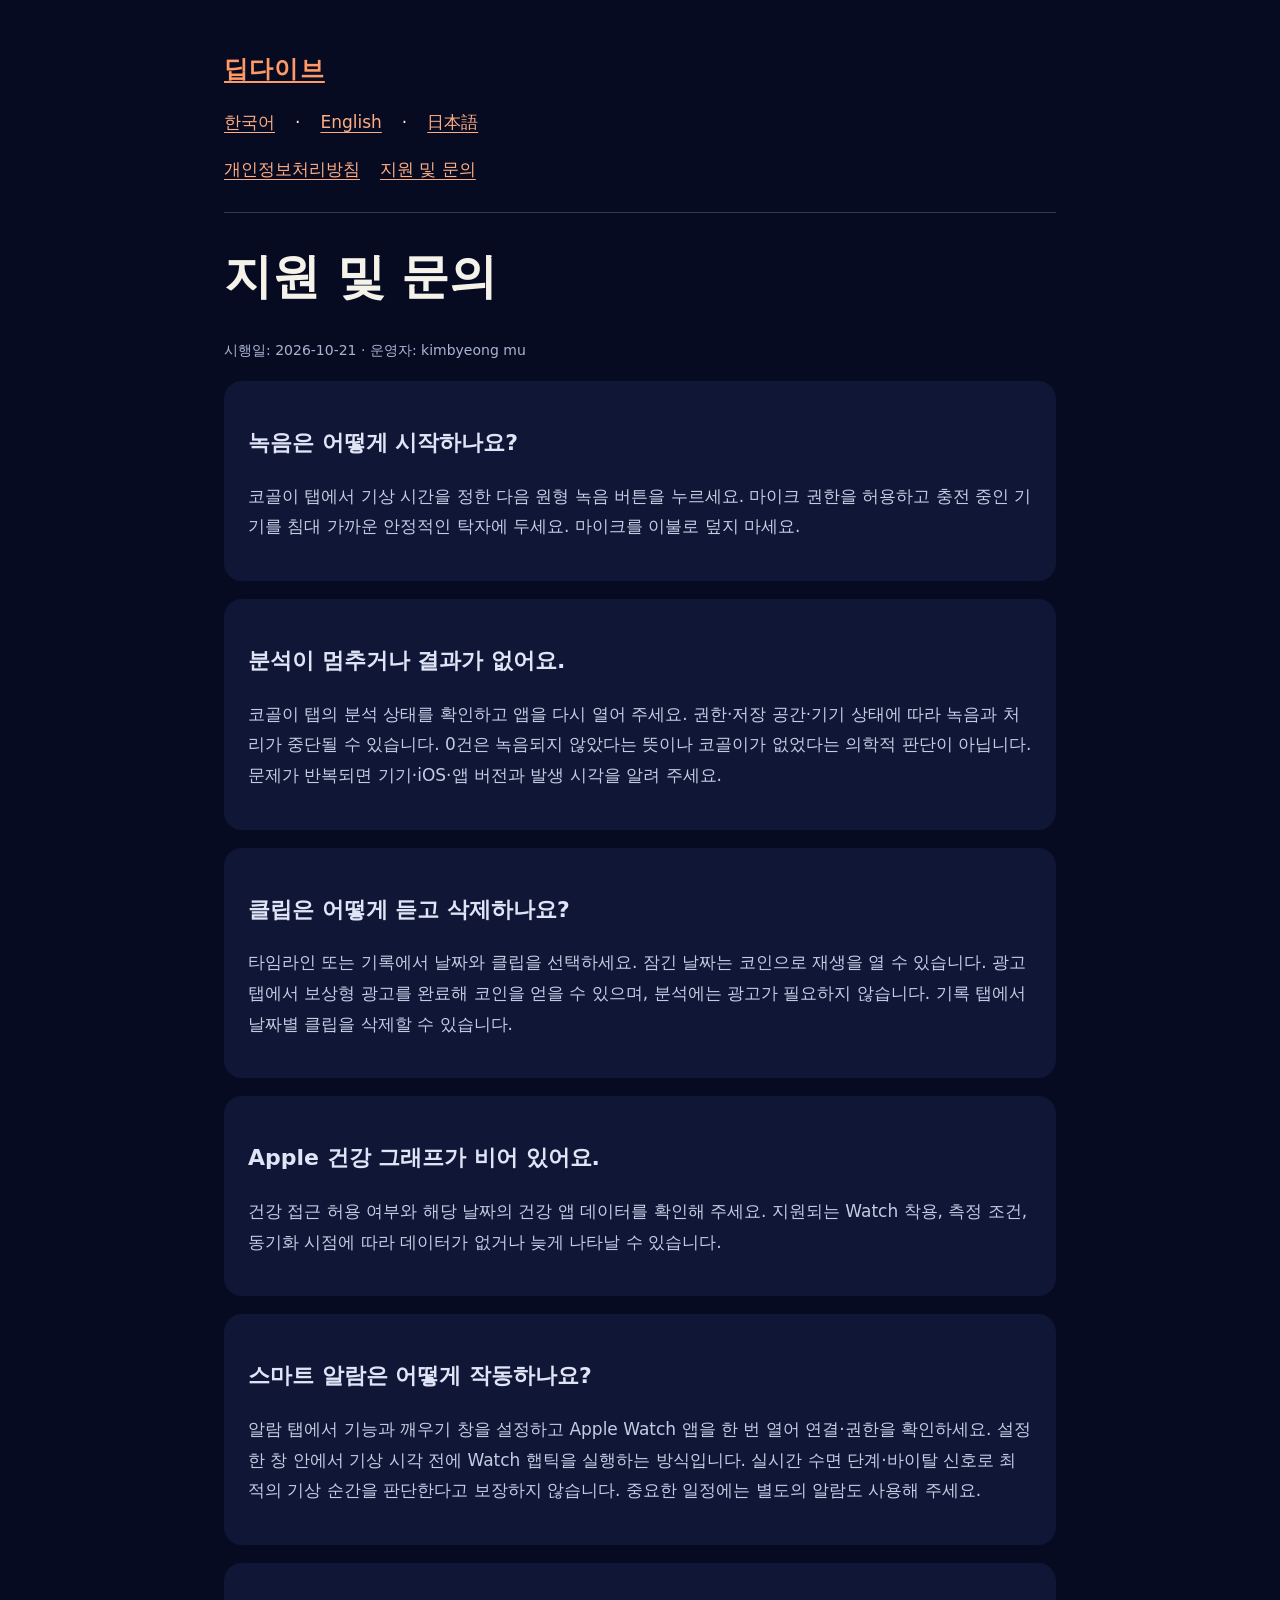
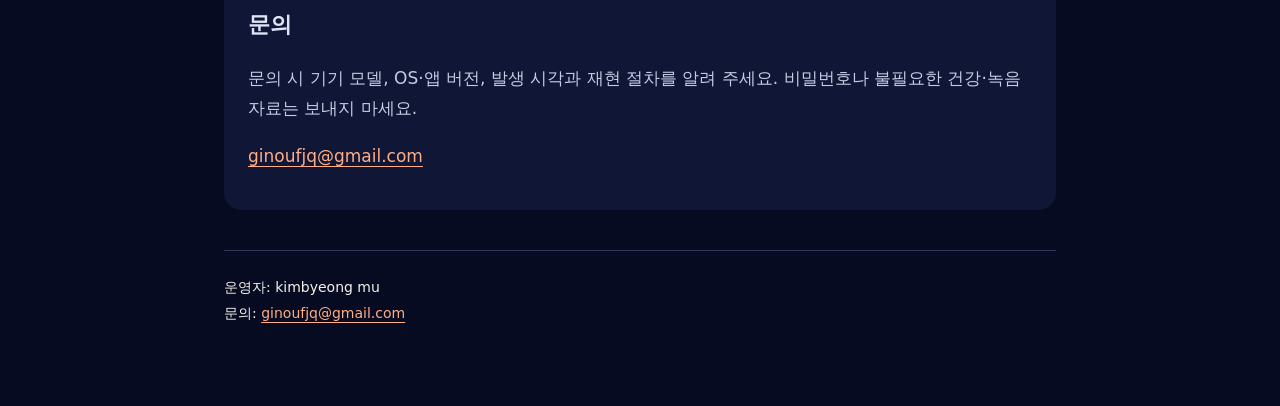
<file: deepdive/ko/support.html>
<!doctype html>
<html lang="ko"><head><meta charset="utf-8"><meta name="viewport" content="width=device-width,initial-scale=1"><meta name="description" content="밤의 소리를 기록하고, 코골이 의심 구간을 직접 확인하세요."><title>지원 및 문의 · 딥다이브</title><link rel="stylesheet" href="../style.css"></head><body><main>
<header><a class="brand" href="../index.html">딥다이브</a><nav aria-label="Language"><a href="../ko/support.html" lang="ko">한국어</a> · <a href="../en/support.html" lang="en">English</a> · <a href="../ja/support.html" lang="ja">日本語</a></nav><nav><a href="privacy.html">개인정보처리방침</a><a href="support.html">지원 및 문의</a></nav></header>
<h1>지원 및 문의</h1><p class="meta">시행일: 2026-10-21 · 운영자: kimbyeong mu</p><section><h2>녹음은 어떻게 시작하나요?</h2><p>코골이 탭에서 기상 시간을 정한 다음 원형 녹음 버튼을 누르세요. 마이크 권한을 허용하고 충전 중인 기기를 침대 가까운 안정적인 탁자에 두세요. 마이크를 이불로 덮지 마세요.</p></section><section><h2>분석이 멈추거나 결과가 없어요.</h2><p>코골이 탭의 분석 상태를 확인하고 앱을 다시 열어 주세요. 권한·저장 공간·기기 상태에 따라 녹음과 처리가 중단될 수 있습니다. 0건은 녹음되지 않았다는 뜻이나 코골이가 없었다는 의학적 판단이 아닙니다. 문제가 반복되면 기기·iOS·앱 버전과 발생 시각을 알려 주세요.</p></section><section><h2>클립은 어떻게 듣고 삭제하나요?</h2><p>타임라인 또는 기록에서 날짜와 클립을 선택하세요. 잠긴 날짜는 코인으로 재생을 열 수 있습니다. 광고 탭에서 보상형 광고를 완료해 코인을 얻을 수 있으며, 분석에는 광고가 필요하지 않습니다. 기록 탭에서 날짜별 클립을 삭제할 수 있습니다.</p></section><section><h2>Apple 건강 그래프가 비어 있어요.</h2><p>건강 접근 허용 여부와 해당 날짜의 건강 앱 데이터를 확인해 주세요. 지원되는 Watch 착용, 측정 조건, 동기화 시점에 따라 데이터가 없거나 늦게 나타날 수 있습니다.</p></section><section><h2>스마트 알람은 어떻게 작동하나요?</h2><p>알람 탭에서 기능과 깨우기 창을 설정하고 Apple Watch 앱을 한 번 열어 연결·권한을 확인하세요. 설정한 창 안에서 기상 시각 전에 Watch 햅틱을 실행하는 방식입니다. 실시간 수면 단계·바이탈 신호로 최적의 기상 순간을 판단한다고 보장하지 않습니다. 중요한 일정에는 별도의 알람도 사용해 주세요.</p></section><section><h2>문의</h2><p>문의 시 기기 모델, OS·앱 버전, 발생 시각과 재현 절차를 알려 주세요. 비밀번호나 불필요한 건강·녹음 자료는 보내지 마세요.</p><p><a href="mailto:ginoufjq@gmail.com">ginoufjq@gmail.com</a></p></section>
<footer>운영자: kimbyeong mu<br>문의: <a href="mailto:ginoufjq@gmail.com">ginoufjq@gmail.com</a></footer></main></body></html>
</file>
<file: deepdive/style.css>
*{box-sizing:border-box}html{color-scheme:dark}body{margin:0;background:#070b22;color:#f5f2e9;font:17px/1.8 system-ui,-apple-system,sans-serif}main{max-width:880px;margin:auto;padding:48px 24px 80px}header{border-bottom:1px solid #30375b;padding-bottom:28px;margin-bottom:32px}.brand{color:#ff9966;letter-spacing:.05em;font-weight:750;font-size:24px}nav{display:flex;gap:20px;flex-wrap:wrap;margin-top:16px}a{color:#ffad83;text-underline-offset:4px}a:focus-visible{outline:3px solid #ff9966;outline-offset:5px}h1{font-size:clamp(32px,6vw,48px);line-height:1.25}h2{font-size:22px;margin-top:34px;color:#e0e4f7}p{color:#c4cce4}section{background:#101635;padding:8px 24px 22px;margin:18px 0;border-radius:18px}footer{border-top:1px solid #30375b;margin-top:40px;padding-top:24px;font-size:14px}.meta{color:#aab4d2;font-size:14px}strong{color:#fff}ul{padding-left:24px}@media(max-width:480px){main{padding:28px 18px}section{padding:4px 18px 18px}}
</file>
